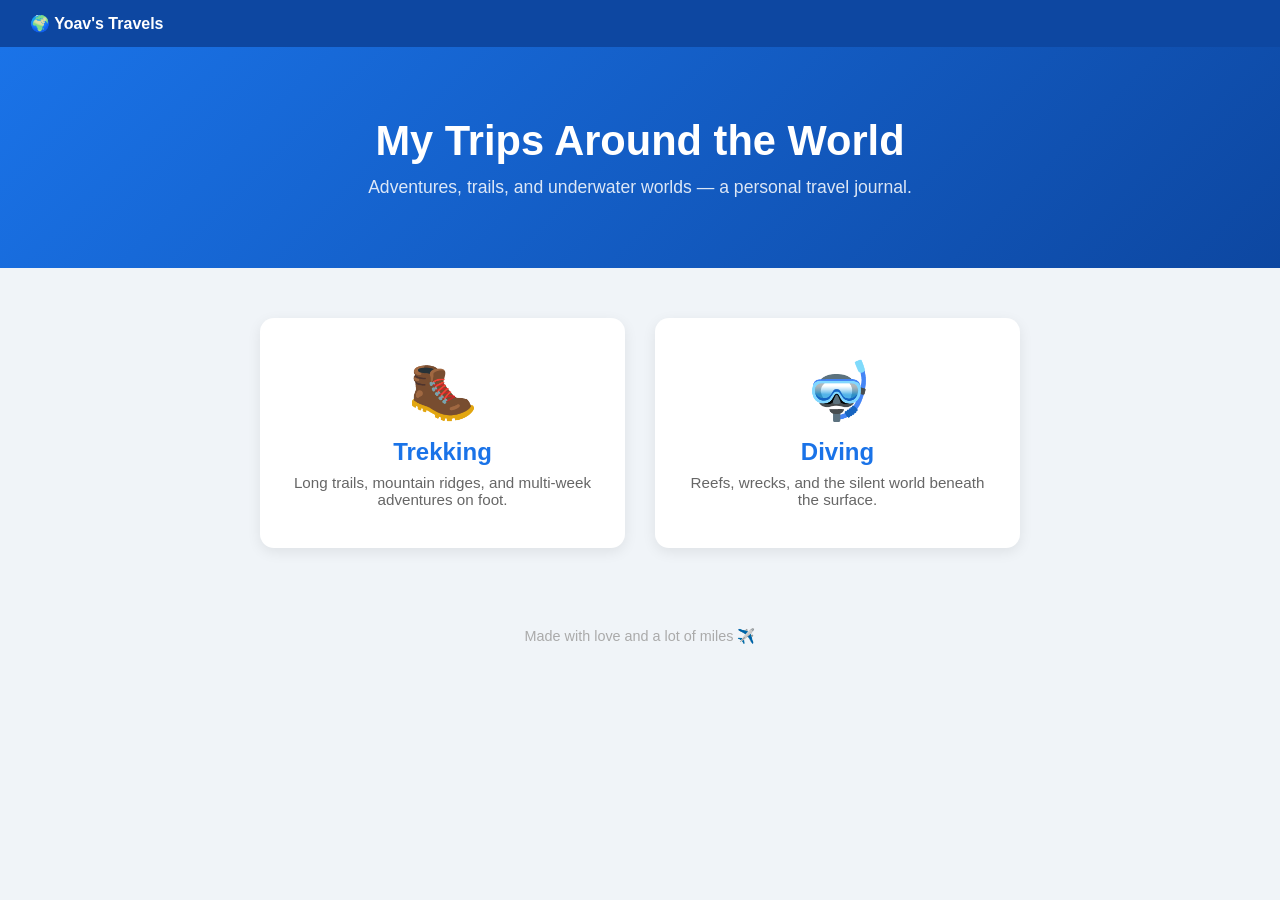
<file: index.html>
<!DOCTYPE html>
<html lang="en">
<head>
  <meta charset="UTF-8" />
  <meta name="viewport" content="width=device-width, initial-scale=1.0" />
  <title>My Trips Around the World</title>
  <link rel="stylesheet" href="style.css" />
</head>
<body>

  <nav>
    <a href="index.html" class="nav-home">🌍 Yoav's Travels</a>
  </nav>

  <header>
    <h1>My Trips Around the World</h1>
    <p>Adventures, trails, and underwater worlds — a personal travel journal.</p>
  </header>

  <div class="categories">
    <a href="trekking.html" class="category-card">
      <div class="cat-emoji">🥾</div>
      <h2>Trekking</h2>
      <p>Long trails, mountain ridges, and multi-week adventures on foot.</p>
    </a>
    <a href="diving.html" class="category-card">
      <div class="cat-emoji">🤿</div>
      <h2>Diving</h2>
      <p>Reefs, wrecks, and the silent world beneath the surface.</p>
    </a>
  </div>

  <footer>
    <p>Made with love and a lot of miles ✈️</p>
  </footer>

</body>
</html>
</file>
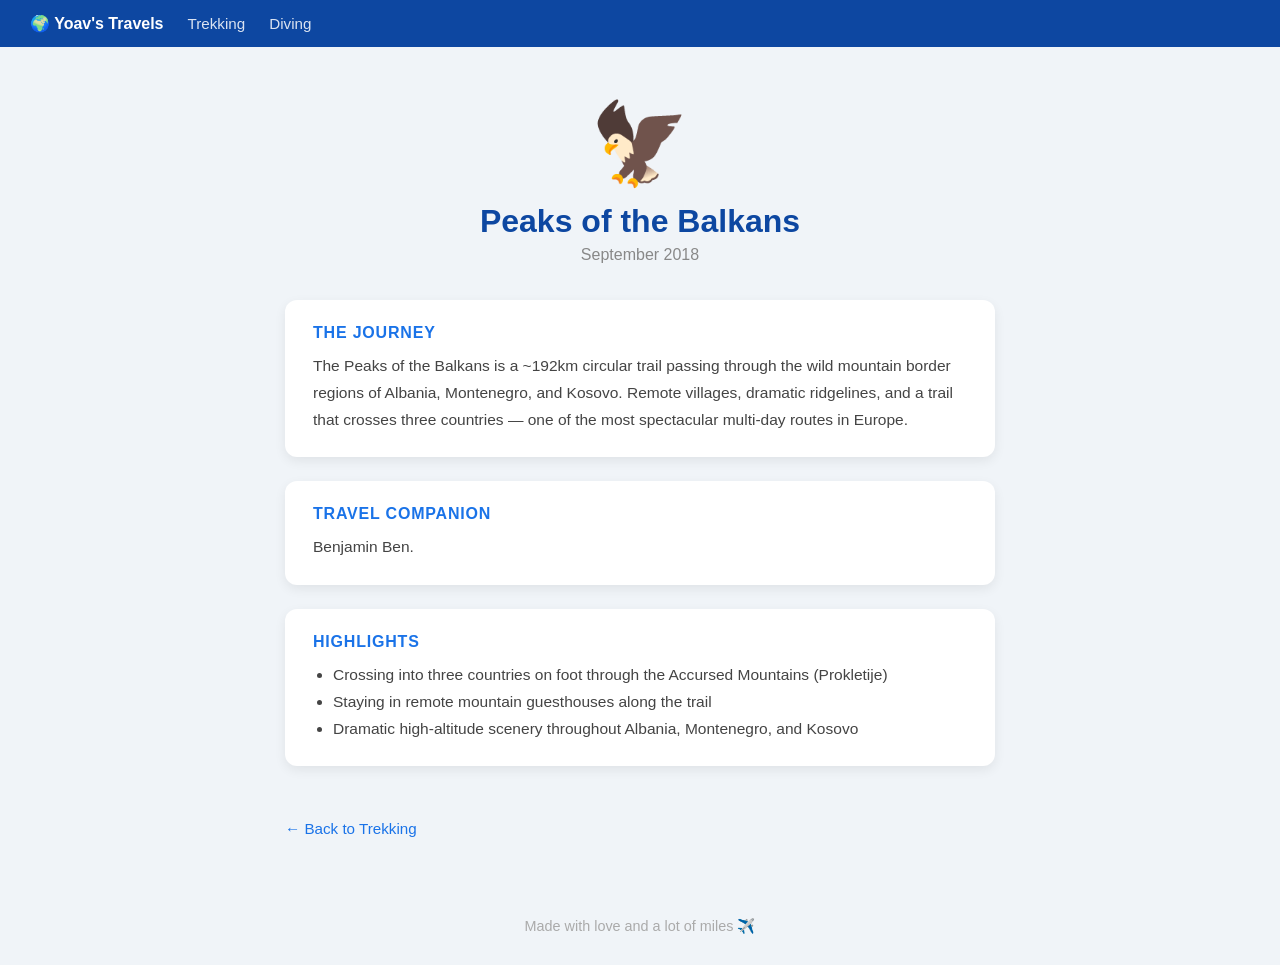
<file: balkans.html>
<!DOCTYPE html>
<html lang="en">
<head>
  <meta charset="UTF-8" />
  <meta name="viewport" content="width=device-width, initial-scale=1.0" />
  <title>Peaks of the Balkans – My Trips</title>
  <link rel="stylesheet" href="style.css" />
</head>
<body>

  <nav>
    <a href="index.html" class="nav-home">🌍 Yoav's Travels</a>
    <a href="trekking.html">Trekking</a>
    <a href="diving.html">Diving</a>
  </nav>

  <div class="trip-detail">
    <div class="trip-hero">
      <div class="trip-emoji">🦅</div>
      <h1>Peaks of the Balkans</h1>
      <p class="date">September 2018</p>
    </div>

    <div class="info-box">
      <h3>The Journey</h3>
      <p>
        The Peaks of the Balkans is a ~192km circular trail passing through the wild mountain border regions
        of Albania, Montenegro, and Kosovo. Remote villages, dramatic ridgelines, and a trail that crosses
        three countries — one of the most spectacular multi-day routes in Europe.
      </p>
    </div>

    <div class="info-box">
      <h3>Travel Companion</h3>
      <p>Benjamin Ben.</p>
    </div>

    <div class="info-box">
      <h3>Highlights</h3>
      <ul>
        <li>Crossing into three countries on foot through the Accursed Mountains (Prokletije)</li>
        <li>Staying in remote mountain guesthouses along the trail</li>
        <li>Dramatic high-altitude scenery throughout Albania, Montenegro, and Kosovo</li>
      </ul>
    </div>

    <a href="trekking.html" class="back-link">← Back to Trekking</a>
  </div>

  <footer>
    <p>Made with love and a lot of miles ✈️</p>
  </footer>

</body>
</html>
</file>
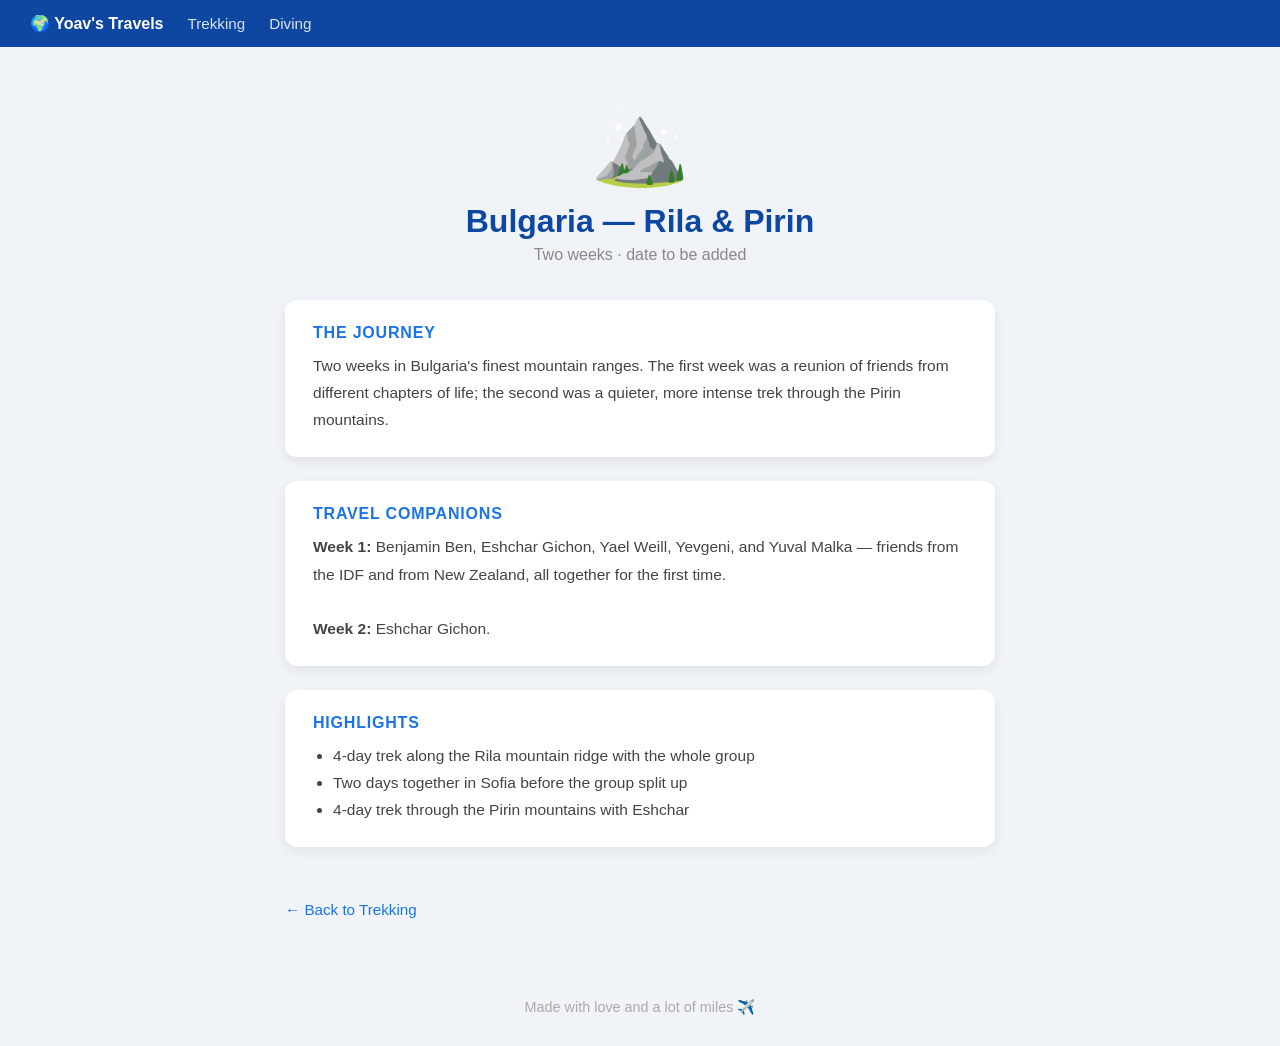
<file: bulgaria.html>
<!DOCTYPE html>
<html lang="en">
<head>
  <meta charset="UTF-8" />
  <meta name="viewport" content="width=device-width, initial-scale=1.0" />
  <title>Bulgaria – My Trips</title>
  <link rel="stylesheet" href="style.css" />
</head>
<body>

  <nav>
    <a href="index.html" class="nav-home">🌍 Yoav's Travels</a>
    <a href="trekking.html">Trekking</a>
    <a href="diving.html">Diving</a>
  </nav>

  <div class="trip-detail">
    <div class="trip-hero">
      <div class="trip-emoji">⛰️</div>
      <h1>Bulgaria — Rila & Pirin</h1>
      <p class="date">Two weeks · date to be added</p>
    </div>

    <div class="info-box">
      <h3>The Journey</h3>
      <p>
        Two weeks in Bulgaria's finest mountain ranges. The first week was a reunion of friends from different
        chapters of life; the second was a quieter, more intense trek through the Pirin mountains.
      </p>
    </div>

    <div class="info-box">
      <h3>Travel Companions</h3>
      <p>
        <strong>Week 1:</strong> Benjamin Ben, Eshchar Gichon, Yael Weill, Yevgeni, and Yuval Malka —
        friends from the IDF and from New Zealand, all together for the first time.<br /><br />
        <strong>Week 2:</strong> Eshchar Gichon.
      </p>
    </div>

    <div class="info-box">
      <h3>Highlights</h3>
      <ul>
        <li>4-day trek along the Rila mountain ridge with the whole group</li>
        <li>Two days together in Sofia before the group split up</li>
        <li>4-day trek through the Pirin mountains with Eshchar</li>
      </ul>
    </div>

    <a href="trekking.html" class="back-link">← Back to Trekking</a>
  </div>

  <footer>
    <p>Made with love and a lot of miles ✈️</p>
  </footer>

</body>
</html>
</file>
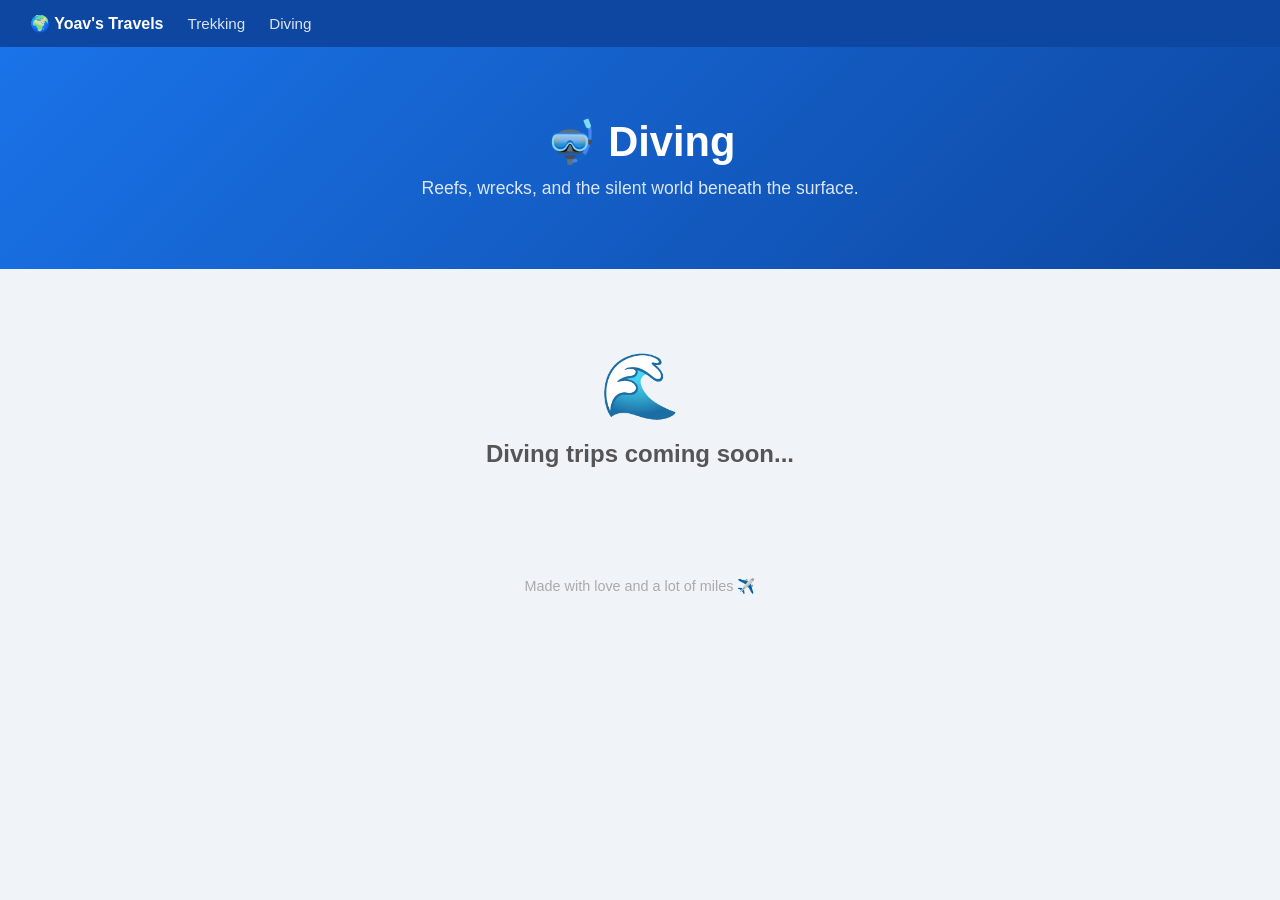
<file: diving.html>
<!DOCTYPE html>
<html lang="en">
<head>
  <meta charset="UTF-8" />
  <meta name="viewport" content="width=device-width, initial-scale=1.0" />
  <title>Diving – My Trips</title>
  <link rel="stylesheet" href="style.css" />
</head>
<body>

  <nav>
    <a href="index.html" class="nav-home">🌍 Yoav's Travels</a>
    <a href="trekking.html">Trekking</a>
    <a href="diving.html">Diving</a>
  </nav>

  <header>
    <h1>🤿 Diving</h1>
    <p>Reefs, wrecks, and the silent world beneath the surface.</p>
  </header>

  <div class="coming-soon">
    <div class="big-emoji">🌊</div>
    <h2>Diving trips coming soon...</h2>
  </div>

  <footer>
    <p>Made with love and a lot of miles ✈️</p>
  </footer>

</body>
</html>
</file>
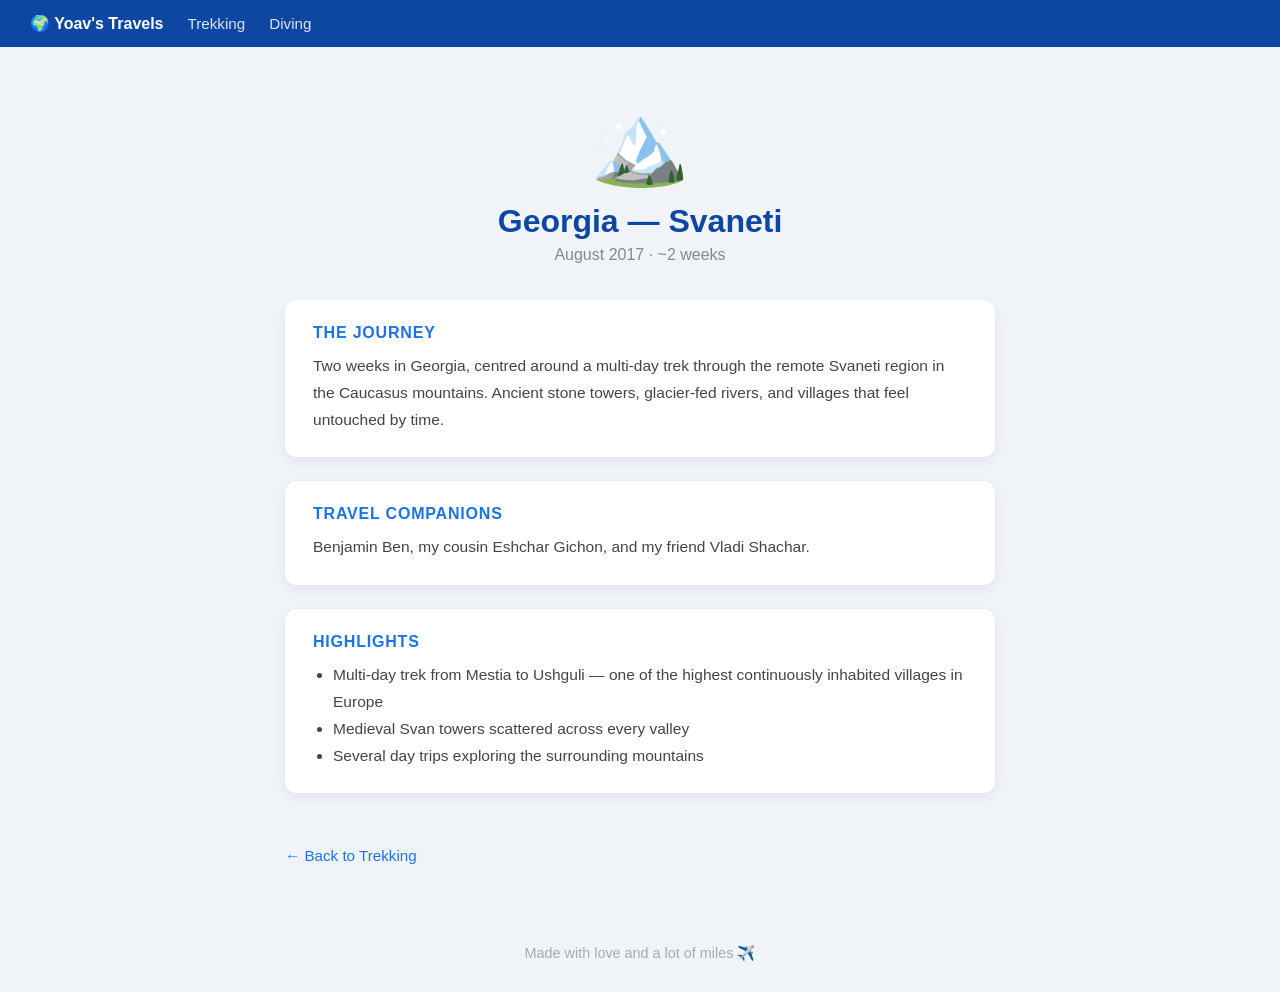
<file: georgia.html>
<!DOCTYPE html>
<html lang="en">
<head>
  <meta charset="UTF-8" />
  <meta name="viewport" content="width=device-width, initial-scale=1.0" />
  <title>Georgia – My Trips</title>
  <link rel="stylesheet" href="style.css" />
</head>
<body>

  <nav>
    <a href="index.html" class="nav-home">🌍 Yoav's Travels</a>
    <a href="trekking.html">Trekking</a>
    <a href="diving.html">Diving</a>
  </nav>

  <div class="trip-detail">
    <div class="trip-hero">
      <div class="trip-emoji">🏔️</div>
      <h1>Georgia — Svaneti</h1>
      <p class="date">August 2017 · ~2 weeks</p>
    </div>

    <div class="info-box">
      <h3>The Journey</h3>
      <p>
        Two weeks in Georgia, centred around a multi-day trek through the remote Svaneti region in the Caucasus mountains.
        Ancient stone towers, glacier-fed rivers, and villages that feel untouched by time.
      </p>
    </div>

    <div class="info-box">
      <h3>Travel Companions</h3>
      <p>Benjamin Ben, my cousin Eshchar Gichon, and my friend Vladi Shachar.</p>
    </div>

    <div class="info-box">
      <h3>Highlights</h3>
      <ul>
        <li>Multi-day trek from Mestia to Ushguli — one of the highest continuously inhabited villages in Europe</li>
        <li>Medieval Svan towers scattered across every valley</li>
        <li>Several day trips exploring the surrounding mountains</li>
      </ul>
    </div>

    <a href="trekking.html" class="back-link">← Back to Trekking</a>
  </div>

  <footer>
    <p>Made with love and a lot of miles ✈️</p>
  </footer>

</body>
</html>
</file>
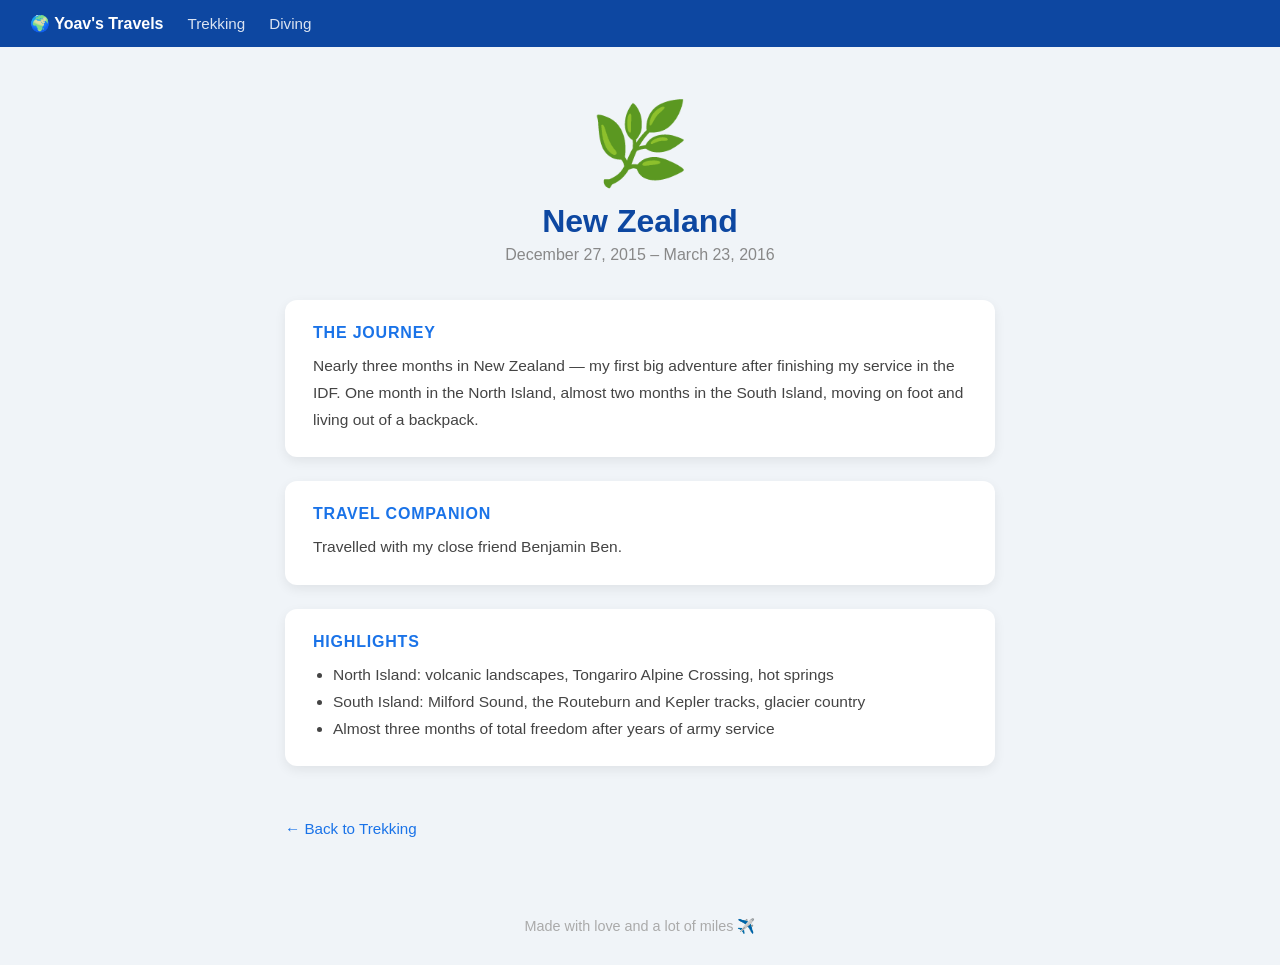
<file: new-zealand.html>
<!DOCTYPE html>
<html lang="en">
<head>
  <meta charset="UTF-8" />
  <meta name="viewport" content="width=device-width, initial-scale=1.0" />
  <title>New Zealand – My Trips</title>
  <link rel="stylesheet" href="style.css" />
</head>
<body>

  <nav>
    <a href="index.html" class="nav-home">🌍 Yoav's Travels</a>
    <a href="trekking.html">Trekking</a>
    <a href="diving.html">Diving</a>
  </nav>

  <div class="trip-detail">
    <div class="trip-hero">
      <div class="trip-emoji">🌿</div>
      <h1>New Zealand</h1>
      <p class="date">December 27, 2015 – March 23, 2016</p>
    </div>

    <div class="info-box">
      <h3>The Journey</h3>
      <p>
        Nearly three months in New Zealand — my first big adventure after finishing my service in the IDF.
        One month in the North Island, almost two months in the South Island, moving on foot and living out of a backpack.
      </p>
    </div>

    <div class="info-box">
      <h3>Travel Companion</h3>
      <p>Travelled with my close friend Benjamin Ben.</p>
    </div>

    <div class="info-box">
      <h3>Highlights</h3>
      <ul>
        <li>North Island: volcanic landscapes, Tongariro Alpine Crossing, hot springs</li>
        <li>South Island: Milford Sound, the Routeburn and Kepler tracks, glacier country</li>
        <li>Almost three months of total freedom after years of army service</li>
      </ul>
    </div>

    <a href="trekking.html" class="back-link">← Back to Trekking</a>
  </div>

  <footer>
    <p>Made with love and a lot of miles ✈️</p>
  </footer>

</body>
</html>
</file>
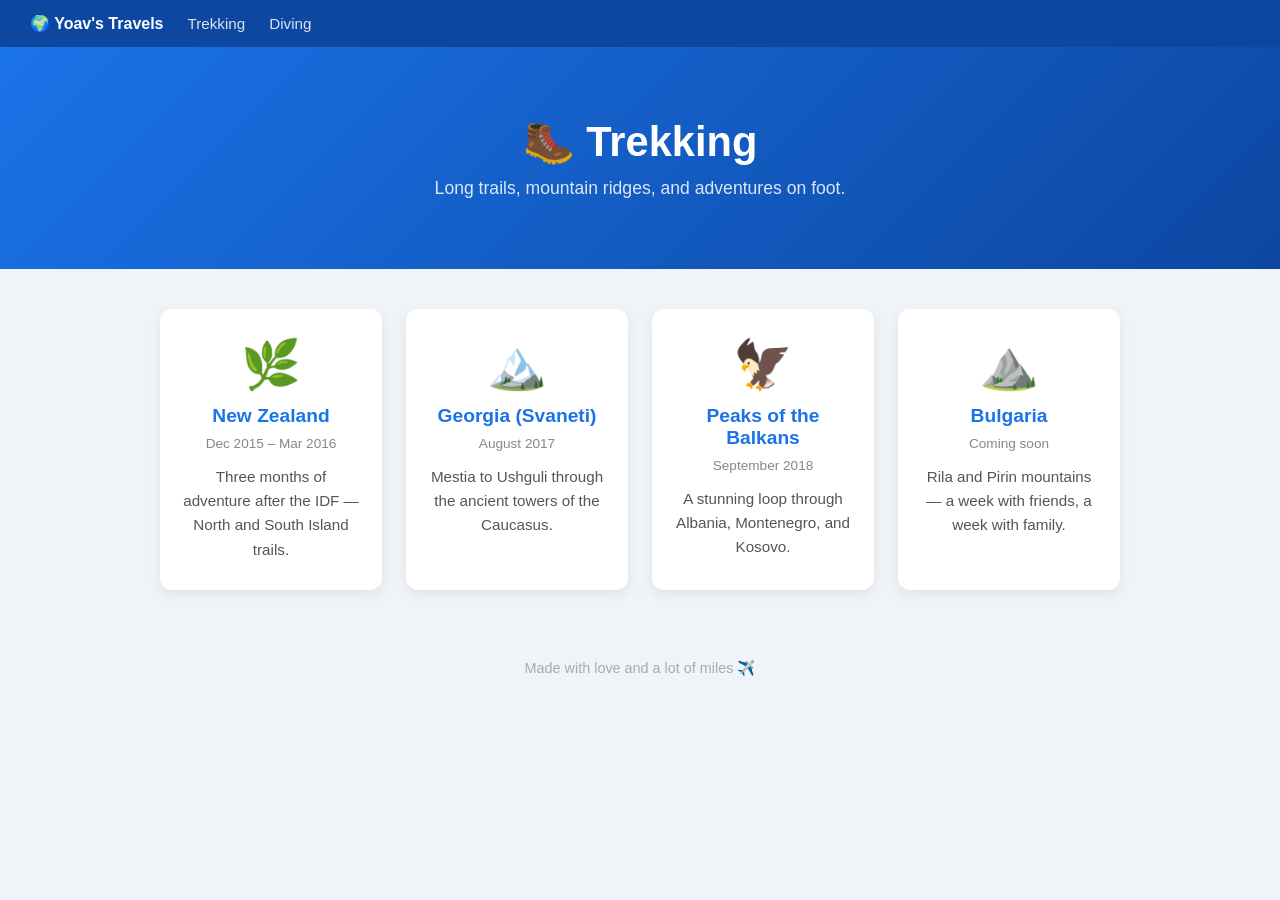
<file: trekking.html>
<!DOCTYPE html>
<html lang="en">
<head>
  <meta charset="UTF-8" />
  <meta name="viewport" content="width=device-width, initial-scale=1.0" />
  <title>Trekking – My Trips</title>
  <link rel="stylesheet" href="style.css" />
</head>
<body>

  <nav>
    <a href="index.html" class="nav-home">🌍 Yoav's Travels</a>
    <a href="trekking.html">Trekking</a>
    <a href="diving.html">Diving</a>
  </nav>

  <header>
    <h1>🥾 Trekking</h1>
    <p>Long trails, mountain ridges, and adventures on foot.</p>
  </header>

  <main>
    <div class="trips-grid">

      <a href="new-zealand.html" class="trip-card">
        <div class="trip-emoji">🌿</div>
        <h2>New Zealand</h2>
        <p class="date">Dec 2015 – Mar 2016</p>
        <p>Three months of adventure after the IDF — North and South Island trails.</p>
      </a>

      <a href="georgia.html" class="trip-card">
        <div class="trip-emoji">🏔️</div>
        <h2>Georgia (Svaneti)</h2>
        <p class="date">August 2017</p>
        <p>Mestia to Ushguli through the ancient towers of the Caucasus.</p>
      </a>

      <a href="balkans.html" class="trip-card">
        <div class="trip-emoji">🦅</div>
        <h2>Peaks of the Balkans</h2>
        <p class="date">September 2018</p>
        <p>A stunning loop through Albania, Montenegro, and Kosovo.</p>
      </a>

      <a href="bulgaria.html" class="trip-card">
        <div class="trip-emoji">⛰️</div>
        <h2>Bulgaria</h2>
        <p class="date">Coming soon</p>
        <p>Rila and Pirin mountains — a week with friends, a week with family.</p>
      </a>

    </div>
  </main>

  <footer>
    <p>Made with love and a lot of miles ✈️</p>
  </footer>

</body>
</html>
</file>
<file: style.css>
* {
  margin: 0;
  padding: 0;
  box-sizing: border-box;
}

body {
  font-family: 'Segoe UI', sans-serif;
  background-color: #f0f4f8;
  color: #333;
}

/* NAV */
nav {
  background: #0d47a1;
  padding: 14px 30px;
  display: flex;
  align-items: center;
  gap: 24px;
}

nav a {
  color: white;
  text-decoration: none;
  font-size: 0.95rem;
  opacity: 0.85;
  transition: opacity 0.2s;
}

nav a:hover { opacity: 1; }
nav a.nav-home { font-weight: bold; font-size: 1rem; opacity: 1; }

/* HEADER */
header {
  background: linear-gradient(135deg, #1a73e8, #0d47a1);
  color: white;
  text-align: center;
  padding: 70px 20px;
}

header h1 { font-size: 2.6rem; margin-bottom: 12px; }
header p  { font-size: 1.1rem; opacity: 0.85; }

/* CATEGORY CARDS (home page) */
.categories {
  display: flex;
  justify-content: center;
  gap: 30px;
  max-width: 800px;
  margin: 50px auto;
  padding: 0 20px;
  flex-wrap: wrap;
}

.category-card {
  background: white;
  border-radius: 14px;
  padding: 40px 30px;
  text-align: center;
  text-decoration: none;
  color: #333;
  flex: 1;
  min-width: 220px;
  box-shadow: 0 4px 14px rgba(0,0,0,0.08);
  transition: transform 0.2s, box-shadow 0.2s;
}

.category-card:hover {
  transform: translateY(-5px);
  box-shadow: 0 8px 24px rgba(0,0,0,0.13);
}

.category-card .cat-emoji { font-size: 3.5rem; margin-bottom: 14px; }
.category-card h2 { font-size: 1.5rem; color: #1a73e8; margin-bottom: 8px; }
.category-card p  { font-size: 0.95rem; color: #666; }

/* TRIPS GRID (category page) */
main {
  max-width: 1000px;
  margin: 40px auto;
  padding: 0 20px;
}

.section-title {
  font-size: 1.8rem;
  color: #0d47a1;
  margin-bottom: 28px;
}

.trips-grid {
  display: grid;
  grid-template-columns: repeat(auto-fit, minmax(220px, 1fr));
  gap: 24px;
}

.trip-card {
  background: white;
  border-radius: 12px;
  padding: 28px 20px;
  text-align: center;
  text-decoration: none;
  color: #333;
  box-shadow: 0 4px 12px rgba(0,0,0,0.08);
  transition: transform 0.2s;
  display: block;
}

.trip-card:hover { transform: translateY(-4px); }
.trip-card .trip-emoji { font-size: 3rem; margin-bottom: 12px; }
.trip-card h2 { font-size: 1.2rem; margin-bottom: 6px; color: #1a73e8; }
.trip-card .date { font-size: 0.85rem; color: #888; margin-bottom: 10px; }
.trip-card p { font-size: 0.95rem; line-height: 1.6; color: #555; }

/* TRIP DETAIL PAGE */
.trip-detail {
  max-width: 750px;
  margin: 50px auto;
  padding: 0 20px;
}

.trip-detail .trip-hero {
  text-align: center;
  margin-bottom: 36px;
}

.trip-detail .trip-hero .trip-emoji { font-size: 5rem; }
.trip-detail .trip-hero h1 { font-size: 2rem; color: #0d47a1; margin: 12px 0 6px; }
.trip-detail .trip-hero .date { font-size: 1rem; color: #888; }

.trip-detail .info-box {
  background: white;
  border-radius: 12px;
  padding: 24px 28px;
  margin-bottom: 24px;
  box-shadow: 0 4px 12px rgba(0,0,0,0.07);
}

.trip-detail .info-box h3 {
  font-size: 1rem;
  text-transform: uppercase;
  letter-spacing: 0.05em;
  color: #1a73e8;
  margin-bottom: 10px;
}

.trip-detail .info-box p,
.trip-detail .info-box ul {
  font-size: 0.97rem;
  line-height: 1.75;
  color: #444;
}

.trip-detail .info-box ul { padding-left: 20px; }

.back-link {
  display: inline-block;
  margin-top: 30px;
  color: #1a73e8;
  text-decoration: none;
  font-size: 0.95rem;
}

.back-link:hover { text-decoration: underline; }

/* COMING SOON */
.coming-soon {
  text-align: center;
  margin: 80px auto;
  color: #888;
}

.coming-soon .big-emoji { font-size: 4rem; margin-bottom: 16px; }
.coming-soon h2 { font-size: 1.5rem; color: #555; }

/* FOOTER */
footer {
  text-align: center;
  padding: 30px;
  color: #aaa;
  font-size: 0.9rem;
  margin-top: 40px;
}
</file>
